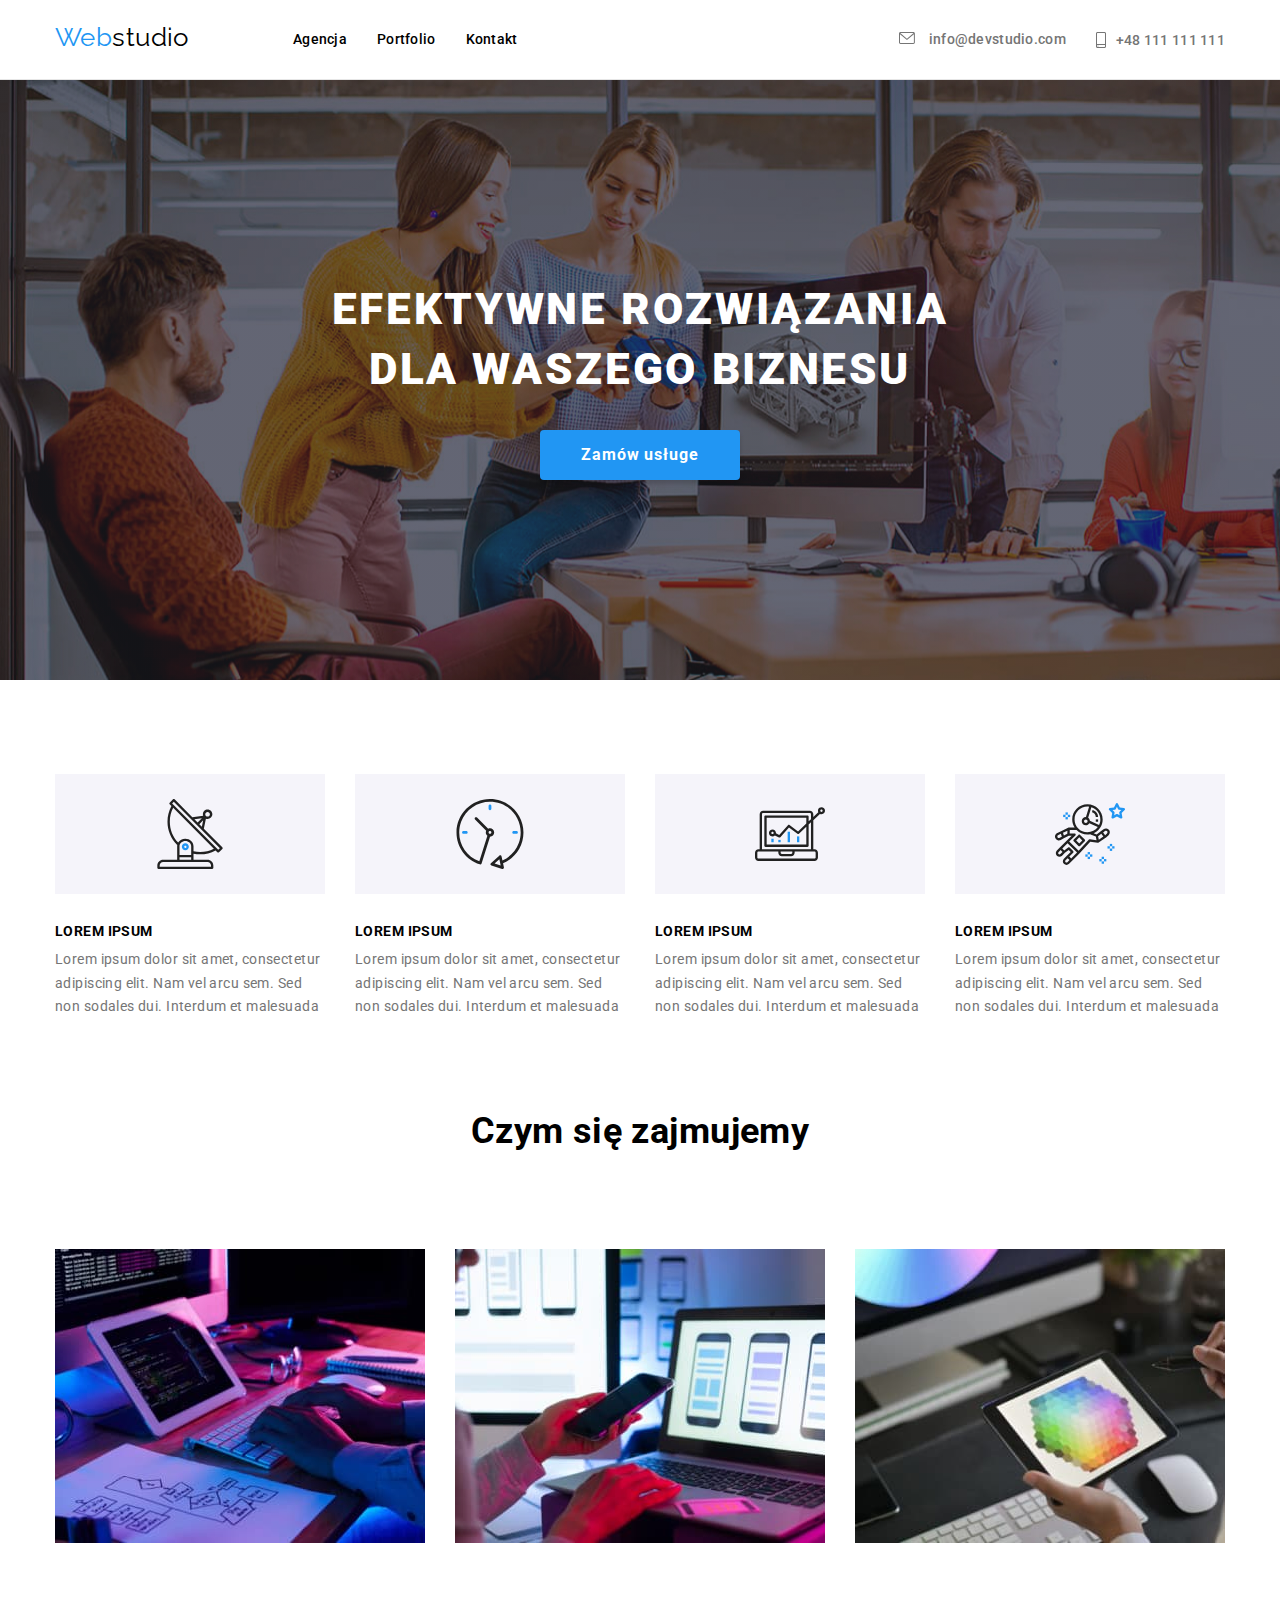
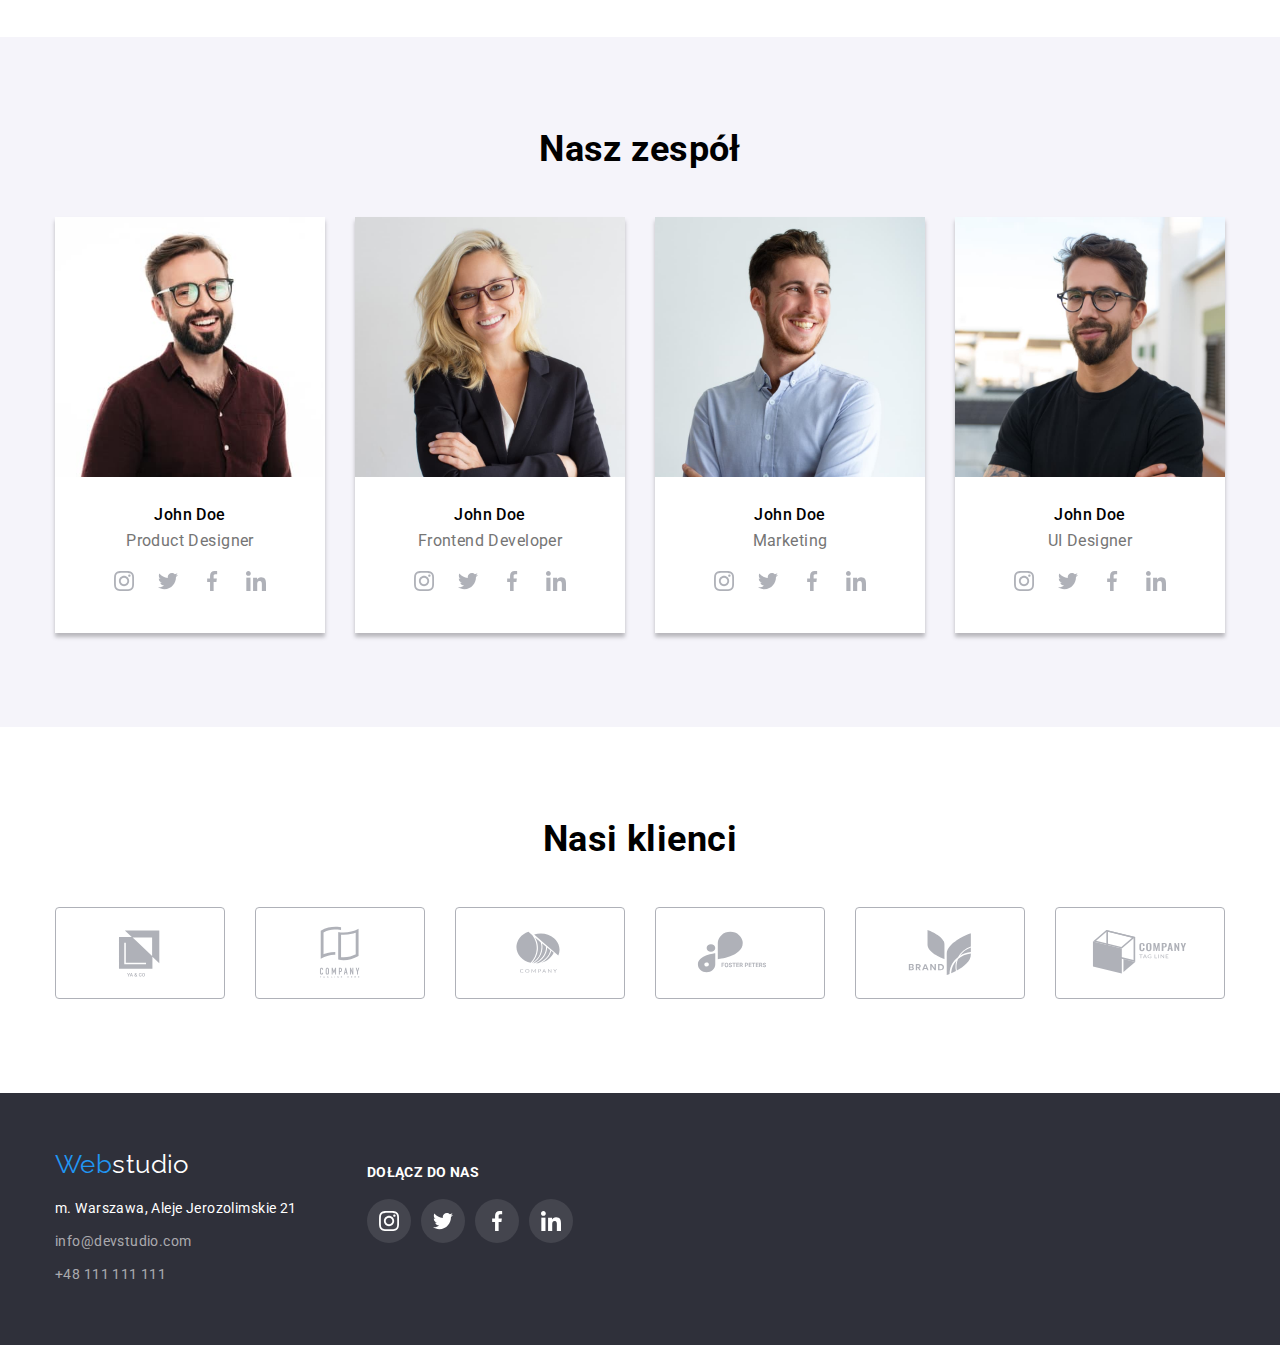
<file: index.html>
<!DOCTYPE html>
<html lang="pl">
  <head>
    <meta charset="UTF-8" />
    <meta http-equiv="X-UA-Compatible" content="IE=edge" />
    <meta name="viewport" content="width=device-width, initial-scale=1.0" />
    <link rel="preconnect" href="https://fonts.googleapis.com" />
    <link rel="preconnect" href="https://fonts.gstatic.com" crossorigin />
    <link
      href="https://fonts.googleapis.com/css2?family=Oleo+Script&family=Raleway:wght@700&family=Roboto:wght@400;500;700;900&display=swap"
      rel="stylesheet"
    />
    <link
      rel="stylesheet"
      href="https://cdnjs.cloudflare.com/ajax/libs/modern-normalize/1.1.0/modern-normalize.min.css"
    />
    <link rel="stylesheet" href="./css/styles.css" />
    <title>Main page</title>
  </head>
  <body>
    <header class="header-container">
      <div class="container flex">
        <div class="flex">
          <a
            class="webstudio"
            href="./index.html"
            target="_self"
            title="Strona główna"
            ><span style="color: #2196f3">Web</span>studio</a
          >

          <ul class="flex list">
            <li>
              <a class="links font6" href="#" target="_blank" title="Agencja"
                >Agencja</a
              >
            </li>
            <li>
              <a
                class="links font6"
                href="./porffolio.html"
                target="_self"
                title="Portfolio"
                >Portfolio</a
              >
            </li>

            <li>
              <a class="links font6" href="#" target="_blank" title="Kontakt"
                >Kontakt</a
              >
            </li>
          </ul>
        </div>
        <div>
          <ul class="flex list font">
            <li>
              <a class="font12 links" href="mailto:info@devstudio.com">
                <svg class="envelope-icon">
                  <use href="./images/icons.svg#icon-envelope"></use>
                </svg>
                info@devstudio.com
              </a>
            </li>
            <li>
              <a class="font12 links icon-position" href="tel:+48111111111">
                <svg class="smartphone-icon">
                  <use href="./images/icons.svg#icon-smartphone"></use>
                </svg>
                +48 111 111 111
              </a>
            </li>
          </ul>
        </div>
      </div>
    </header>
    <main>
      <section class="main-section-container">
        <div class="container main-section-position">
          <h1 class="font1">
            EFEKTYWNE ROZWIĄZANIA <br />
            DLA WASZEGO BIZNESU
          </h1>
          <button class="button-style" type="button">Zamów usługe</button>
        </div>
      </section>
      <section class="section">
        <div class="container">
          <h2></h2>

          <ul class="flex list">
            <li>
              <div class="icon-position1">
                <svg class="our-attributes-icons">
                  <use href="./images/icons.svg#icon-antenna"></use>
                </svg>
              </div>
              <h3 class="font3">LOREM IPSUM</h3>
              <p class="font9">
                Lorem ipsum dolor sit amet, consectetur adipiscing elit. Nam vel
                arcu sem. Sed non sodales dui. Interdum et malesuada
              </p>
            </li>
            <li>
              <div class="icon-position1">
                <svg class="our-attributes-icons">
                  <use href="./images/icons.svg#icon-clock"></use>
                </svg>
              </div>
              <h3 class="font3">LOREM IPSUM</h3>
              <p class="font9">
                Lorem ipsum dolor sit amet, consectetur adipiscing elit. Nam vel
                arcu sem. Sed non sodales dui. Interdum et malesuada
              </p>
            </li>
            <li>
              <div class="icon-position1">
                <svg class="our-attributes-icons">
                  <use href="./images/icons.svg#icon-diagram"></use>
                </svg>
              </div>
              <h3 class="font3">LOREM IPSUM</h3>
              <p class="font9">
                Lorem ipsum dolor sit amet, consectetur adipiscing elit. Nam vel
                arcu sem. Sed non sodales dui. Interdum et malesuada
              </p>
            </li>
            <li>
              <div class="icon-position1">
                <svg class="our-attributes-icons">
                  <use href="./images/icons.svg#icon-astronaut"></use>
                </svg>
              </div>
              <h3 class="font3">LOREM IPSUM</h3>
              <p class="font9">
                Lorem ipsum dolor sit amet, consectetur adipiscing elit. Nam vel
                arcu sem. Sed non sodales dui. Interdum et malesuada
              </p>
            </li>
          </ul>
        </div>
      </section>
      <section class="section-4">
        <div class="container">
          <div class="section-column-position">
            <h2 class="font2">Czym się zajmujemy</h2>
            <ul class="flex list">
              <li>
                <img
                  src="./images/img.jpg"
                  alt="Zdjecie1"
                  width="370"
                  height="294"
                />
              </li>
              <li>
                <img
                  src="./images/box2.jpg"
                  alt="Zdjecie2"
                  width="370"
                  height="294"
                />
              </li>
              <li>
                <img
                  src="./images/box3.jpg"
                  alt="Zdjecie3"
                  width="370"
                  height="294"
                />
              </li>
            </ul>
          </div>
        </div>
      </section>
      <section class="section section-background1">
        <div class="container">
          <h2 class="font2">Nasz zespół</h2>
          <ul class="flex list">
            <li class="our-team-shadow">
              <img
                src="./images/worker1.jpg"
                alt="Zdjecie przedstawiajace Johna Doe"
                width="270"
                height="260"
              />
              <div class="flex-1 background">
                <h3 class="font4">John Doe</h3>
                <p class="font7">Product Designer</p>
                <ul class="icon-position2">
                  <li class="list">
                    <a class="icon-background" href="#">
                      <svg class="social-media-icons">
                        <use href="./images/icons.svg#icon-instagram"></use>
                      </svg>
                    </a>
                  </li>
                  <li class="list">
                    <a class="icon-background" href="#">
                      <svg class="social-media-icons">
                        <use href="./images/icons.svg#icon-twitter"></use>
                      </svg>
                    </a>
                  </li>
                  <li class="list">
                    <a class="icon-background" href="#">
                      <svg class="social-media-icons">
                        <use href="./images/icons.svg#icon-facebook"></use>
                      </svg>
                    </a>
                  </li>
                  <li class="list">
                    <a class="icon-background" href="#">
                      <svg class="social-media-icons">
                        <use href="./images/icons.svg#icon-linkedin"></use>
                      </svg>
                    </a>
                  </li>
                </ul>
              </div>
            </li>
            <li class="our-team-shadow">
              <img
                src="./images/worker2.jpg"
                alt="Zdjecie przedstawiajace Johna Doe"
                width="270"
                height="260"
              />
              <div class="flex-1 background">
                <h3 class="font4">John Doe</h3>
                <p class="font7">Frontend Developer</p>
                <ul class="icon-position2">
                  <li class="list">
                    <a class="icon-background" href="#">
                      <svg class="social-media-icons">
                        <use href="./images/icons.svg#icon-instagram"></use>
                      </svg>
                    </a>
                  </li>
                  <li class="list">
                    <a class="icon-background" href="#">
                      <svg class="social-media-icons">
                        <use href="./images/icons.svg#icon-twitter"></use>
                      </svg>
                    </a>
                  </li>
                  <li class="list">
                    <a class="icon-background" href="#">
                      <svg class="social-media-icons">
                        <use href="./images/icons.svg#icon-facebook"></use>
                      </svg>
                    </a>
                  </li>
                  <li class="list">
                    <a class="icon-background" href="#">
                      <svg class="social-media-icons">
                        <use href="./images/icons.svg#icon-linkedin"></use>
                      </svg>
                    </a>
                  </li>
                </ul>
              </div>
            </li>
            <li class="our-team-shadow">
              <img
                src="./images/worker3.jpg"
                alt="Zdjecie przedstawiajace Johna Doe"
                width="270"
                height="260"
              />
              <div class="flex-1 background">
                <h3 class="font4">John Doe</h3>
                <p class="font7">Marketing</p>
                <ul class="icon-position2">
                  <li class="list">
                    <a class="icon-background" href="#">
                      <svg class="social-media-icons">
                        <use href="./images/icons.svg#icon-instagram"></use>
                      </svg>
                    </a>
                  </li>
                  <li class="list">
                    <a class="icon-background" href="#">
                      <svg class="social-media-icons">
                        <use href="./images/icons.svg#icon-twitter"></use>
                      </svg>
                    </a>
                  </li>
                  <li class="list">
                    <a class="icon-background" href="#">
                      <svg class="social-media-icons">
                        <use href="./images/icons.svg#icon-facebook"></use>
                      </svg>
                    </a>
                  </li>
                  <li class="list">
                    <a class="icon-background" href="#">
                      <svg class="social-media-icons">
                        <use href="./images/icons.svg#icon-linkedin"></use>
                      </svg>
                    </a>
                  </li>
                </ul>
              </div>
            </li>
            <li class="our-team-shadow">
              <img
                src="./images/worker4.jpg"
                alt="Zdjecie przedstawiajace Johna Doe"
                width="270"
                height="260"
              />
              <div class="flex-1 background">
                <h3 class="font4">John Doe</h3>
                <p class="font7">UI Designer</p>
                <ul class="icon-position2">
                  <li class="list">
                    <a class="icon-background" href="#">
                      <svg class="social-media-icons">
                        <use href="./images/icons.svg#icon-instagram"></use>
                      </svg>
                    </a>
                  </li>
                  <li class="list">
                    <a class="icon-background" href="#">
                      <svg class="social-media-icons">
                        <use href="./images/icons.svg#icon-twitter"></use>
                      </svg>
                    </a>
                  </li>
                  <li class="list">
                    <a class="icon-background" href="#">
                      <svg class="social-media-icons">
                        <use href="./images/icons.svg#icon-facebook"></use>
                      </svg>
                    </a>
                  </li>
                  <li class="list">
                    <a class="icon-background" href="#">
                      <svg class="social-media-icons">
                        <use href="./images/icons.svg#icon-linkedin"></use>
                      </svg>
                    </a>
                  </li>
                </ul>
              </div>
            </li>
          </ul>
        </div>
      </section>
      <section class="section">
        <div class="container">
          <h2 class="font2">Nasi klienci</h2>
          <ul class="flex list">
            <li>
              <a href="#">
                <div class="our-clients-border">
                  <svg class="clients-icons">
                    <use href="./images/icons.svg#icon-Logo1"></use>
                  </svg>
                </div>
              </a>
            </li>
            <li>
              <a href="#">
                <div class="our-clients-border">
                  <svg class="clients-icons">
                    <use href="./images/icons.svg#icon-Logo2"></use>
                  </svg>
                </div>
              </a>
            </li>
            <li>
              <a href="#">
                <div class="our-clients-border">
                  <svg class="clients-icons">
                    <use href="./images/icons.svg#icon-Logo3"></use>
                  </svg>
                </div>
              </a>
            </li>
            <li>
              <a href="#">
                <div class="our-clients-border">
                  <svg class="clients-icons">
                    <use href="./images/icons.svg#icon-Logo4"></use>
                  </svg>
                </div>
              </a>
            </li>
            <li>
              <a href="#">
                <div class="our-clients-border">
                  <svg class="clients-icons">
                    <use href="./images/icons.svg#icon-Logo5"></use>
                  </svg>
                </div>
              </a>
            </li>
            <li>
              <a href="#">
                <div class="our-clients-border">
                  <svg class="clients-icons">
                    <use href="./images/icons.svg#icon-Logo6"></use>
                  </svg>
                </div>
              </a>
            </li>
          </ul>
        </div>
      </section>
    </main>
    <footer class="footer-container">
      <div class="container footer-position">
        <div>
          <a
            class="webstudio"
            href="./index.html"
            target="_self"
            title="Strona główna"
            ><span style="color: #2196f3">Web</span
            ><span style="color: #ffffff">studio</span></a
          >
          <address class="address-position">
            <span class="font10">m. Warszawa, Aleje Jerozolimskie 21</span>
            <ul class="list">
              <li class="address-position1">
                <a class="font11 links" href="mailto:info@devstudio.com"
                  >info@devstudio.com</a
                >
              </li>
              <li class="address-position1">
                <a class="font11 links" href="tel:+48111111111"
                  >+48 111 111 111</a
                >
              </li>
            </ul>
          </address>
        </div>
        <div class="work">
          <h3 class="font3a">
            DOŁĄCZ DO NAS
          </h3>
          <ul class="icon-position2a">
            <li class="list">
              <a class=" icon-background1" href="#">
                <svg class="social-media-icons1">
                  <use href="./images/icons.svg#icon-instagram"></use>
                </svg>
              </a>
            </li>
            <li class="list">
              <a class=" icon-background1" href="#">
                <svg class="social-media-icons1">
                  <use href="./images/icons.svg#icon-twitter"></use>
                </svg>
              </a>
            </li>
            <li class="list">
              <a class=" icon-background1" href="#">
                <svg class="social-media-icons1">
                  <use href="./images/icons.svg#icon-facebook"></use>
                </svg>
              </a>
            </li>
            <li class="list">
              <a class=" icon-background1" href="#">
                <svg class="social-media-icons1">
                  <use href="./images/icons.svg#icon-linkedin"></use>
                </svg>
              </a>
            </li>
          </ul>
        </div>
      </div>
    </footer>
  </body>
</html>
</file>
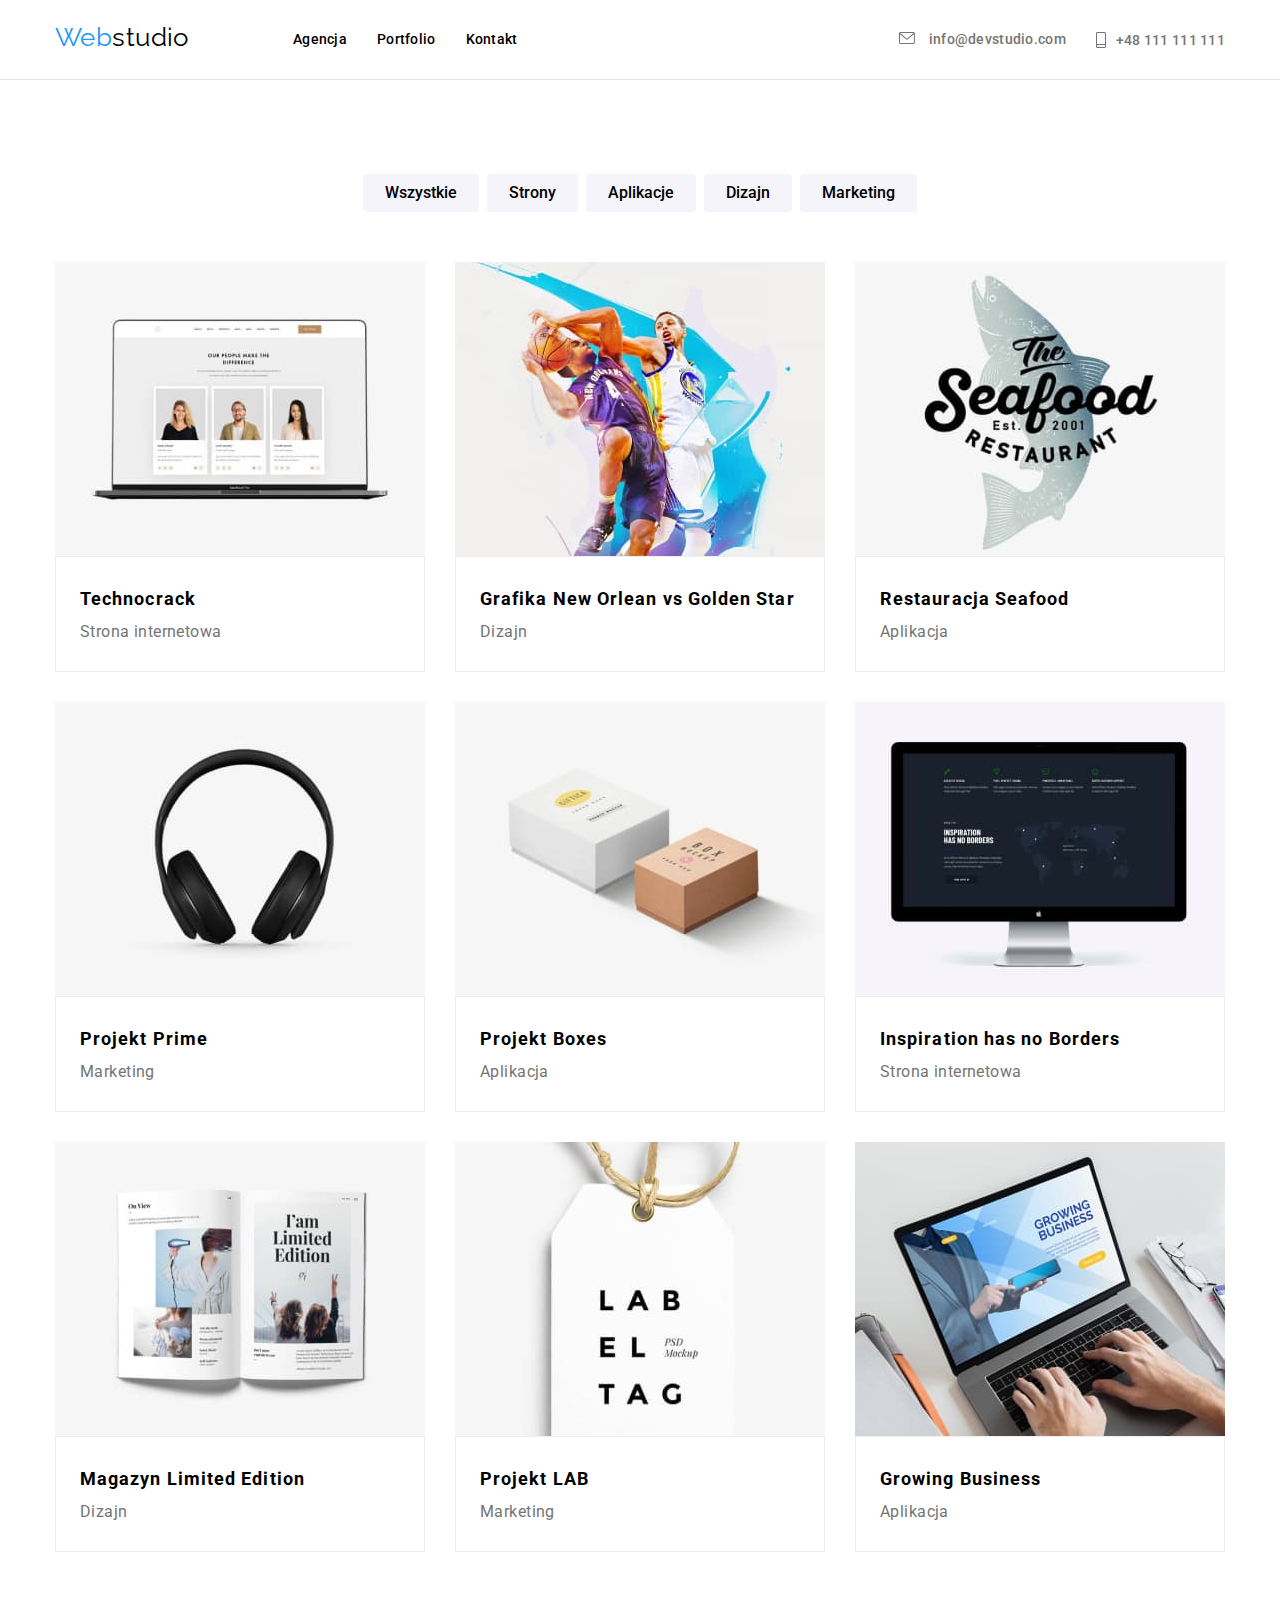
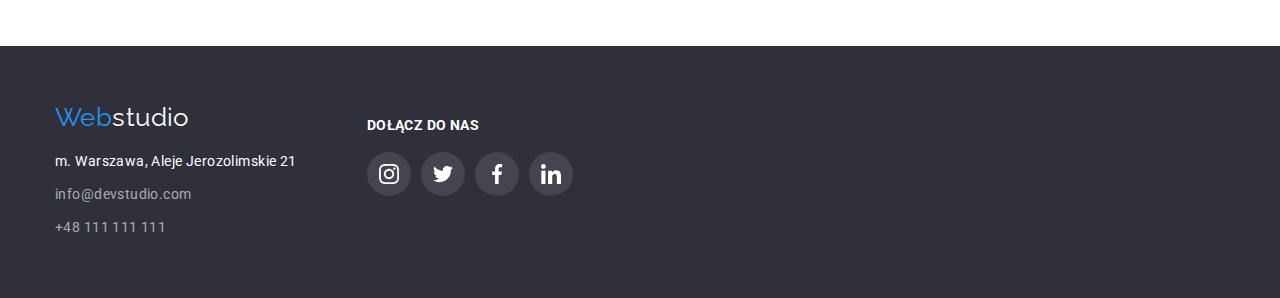
<file: porffolio.html>
<!DOCTYPE html>
<html lang="en">
  <head>
    <meta charset="UTF-8" />
    <meta http-equiv="X-UA-Compatible" content="IE=edge" />
    <meta name="viewport" content="width=device-width, initial-scale=1.0" />
    <link rel="preconnect" href="https://fonts.googleapis.com" />
    <link rel="preconnect" href="https://fonts.gstatic.com" crossorigin />
    <link
      href="https://fonts.googleapis.com/css2?family=Oleo+Script&family=Raleway:wght@700&family=Roboto:wght@400;500;700;900&display=swap"
      rel="stylesheet"
    />
    <link
      rel="stylesheet"
      href="https://cdnjs.cloudflare.com/ajax/libs/modern-normalize/1.1.0/modern-normalize.min.css"
    />
    <link rel="stylesheet" href="./css/styles.css" />
    <title>Portfolio</title>
  </head>
  <body>
    <header class="header-container">
      <div class="container flex">
        <div class="flex">
          <a
            class="webstudio"
            href="./index.html"
            target="_self"
            title="Strona główna"
            ><span style="color: #2196f3">Web</span>studio</a
          >

          <ul class="flex list">
            <li>
              <a class="links font6" href="#" target="_blank" title="Agencja"
                >Agencja</a
              >
            </li>
            <li>
              <a
                class="links font6"
                href="./porffolio.html"
                target="_self"
                title="Portfolio"
                >Portfolio</a
              >
            </li>

            <li>
              <a class="links font6" href="#" target="_blank" title="Kontakt"
                >Kontakt</a
              >
            </li>
          </ul>
        </div>
        <div>
          <ul class="flex list font">
            <li>
              <a class="font12 links" href="mailto:info@devstudio.com">
                <svg class="envelope-icon">
                  <use href="./images/icons.svg#icon-envelope"></use>
                </svg>
                info@devstudio.com
              </a>
            </li>
            <li>
              <a class="font12 links icon-position" href="tel:+48111111111">
                <svg class="smartphone-icon">
                  <use href="./images/icons.svg#icon-smartphone"></use>
                </svg>
                +48 111 111 111
              </a>
            </li>
          </ul>
        </div>
      </div>
    </header>
    <main>
      <h1></h1>
      <h2></h2>
      <section class="section">
        <div class="container">
          <div class="section-column-position">
            <ul class="flex-2 list">
              <li>
                <button class="button1-style" type="button">Wszystkie</button>
              </li>
              <li>
                <button class="button1-style" type="button">Strony</button>
              </li>
              <li>
                <button class="button1-style" type="button">Aplikacje</button>
              </li>
              <li>
                <button class="button1-style" type="button">Dizajn</button>
              </li>
              <li>
                <button class="button1-style" type="button">Marketing</button>
              </li>
            </ul>
            <ul class="list flex fit">
              <li class="li-item">
                <a class="links1" href="#">
                  <img
                    src="./images/pic1.jpg"
                    alt="Zdjecie przedstawiajace Laptopa"
                    width="370"
                    height="294"
                  />
                  <div class="background1 border">
                    <h3 class="font5">Technocrack</h3>
                    <p class="font8">Strona internetowa</p>
                  </div>
                </a>
              </li>
              <li class="li-item">
                <a class="links1" href="#">
                  <img
                    src="./images/pic2.jpg"
                    alt="Zdjecie przedstawiajace Grafike New Orlean vs Golden Star"
                    width="370"
                    height="294"
                  />
                  <div class="background1 border">
                    <h3 class="font5">Grafika New Orlean vs Golden Star</h3>
                    <p class="font8">Dizajn</p>
                  </div>
                </a>
              </li>
              <li class="li-item">
                <a class="links1" href="#">
                  <img
                    src="./images/pic3.jpg"
                    alt="Zdjecie przedstawiajace logo restauracji Seafood"
                    width="370"
                    height="294"
                  />
                  <div class="background1 border">
                    <h3 class="font5">Restauracja Seafood</h3>
                    <p class="font8">Aplikacja</p>
                  </div>
                </a>
              </li>
              <li class="li-item">
                <a class="links1" href="#">
                  <img
                    src="./images/pic4.jpg"
                    alt="Zdjecie przedstawiajace Słuchawki"
                    width="370"
                    height="294"
                  />
                  <div class="background1 border">
                    <h3 class="font5">Projekt Prime</h3>
                    <p class="font8">Marketing</p>
                  </div>
                </a>
              </li>
              <li class="li-item">
                <a class="links1" href="#">
                  <img
                    src="./images/pic5.jpg"
                    alt="Zdjecie przedstawiajace 2 boxy"
                    width="370"
                    height="294"
                  />
                  <div class="background1 border">
                    <h3 class="font5">Projekt Boxes</h3>
                    <p class="font8">Aplikacja</p>
                  </div>
                </a>
              </li>
              <li class="li-item">
                <a class="links1" href="#">
                  <img
                    src="./images/pic6.jpg"
                    alt="Zdjecie przedstawiajace monitor"
                    width="370"
                    height="294"
                  />
                  <div class="background1 border">
                    <h3 class="font5">Inspiration has no Borders</h3>
                    <p class="font8">Strona internetowa</p>
                  </div>
                </a>
              </li>
              <li class="li-item">
                <a class="links1" href="#">
                  <img
                    src="./images/pic7.jpg"
                    alt="Zdjecie przedstawiajace magazyn Limited Edition"
                    width="370"
                    height="294"
                  />
                  <div class="background1 border">
                    <h3 class="font5">Magazyn Limited Edition</h3>
                    <p class="font8">Dizajn</p>
                  </div>
                </a>
              </li>
              <li class="li-item">
                <a class="links1" href="#">
                  <img
                    src="./images/pic8.jpg"
                    alt="Zdjecie przedstawiajace Projekt LAB"
                    width="370"
                    height="294"
                  />
                  <div class="background1 border">
                    <h3 class="font5">Projekt LAB</h3>
                    <p class="font8">Marketing</p>
                  </div>
                </a>
              </li>
              <li class="li-item">
                <a class="links1" href="#">
                  <img
                    src="./images/pic9.jpg"
                    alt="Zdjecie przedstawiajace Laptopa z Growing Buisness"
                    width="370"
                    height="294"
                  />
                  <div class="background1 border">
                    <h3 class="font5">Growing Business</h3>
                    <p class="font8">Aplikacja</p>
                  </div>
                </a>
              </li>
            </ul>
          </div>
        </div>
      </section>
    </main>
    <footer class="footer-container">
      <div class="container footer-position">
        <div>
          <a
            class="webstudio"
            href="./index.html"
            target="_self"
            title="Strona główna"
            ><span style="color: #2196f3">Web</span
            ><span style="color: #ffffff">studio</span></a
          >
          <address class="address-position">
            <span class="font10">m. Warszawa, Aleje Jerozolimskie 21</span>
            <ul class="list">
              <li class="address-position1">
                <a class="font11 links" href="mailto:info@devstudio.com"
                  >info@devstudio.com</a
                >
              </li>
              <li class="address-position1">
                <a class="font11 links" href="tel:+48111111111"
                  >+48 111 111 111</a
                >
              </li>
            </ul>
          </address>
        </div>
        <div class="work">
          <h3 class="font3a">DOŁĄCZ DO NAS</h3>
          <ul class="icon-position2a">
            <li class="list">
              <a class="icon-background1" href="#">
                <svg class="social-media-icons1">
                  <use href="./images/icons.svg#icon-instagram"></use>
                </svg>
              </a>
            </li>
            <li class="list">
              <a class="icon-background1" href="#">
                <svg class="social-media-icons1">
                  <use href="./images/icons.svg#icon-twitter"></use>
                </svg>
              </a>
            </li>
            <li class="list">
              <a class="icon-background1" href="#">
                <svg class="social-media-icons1">
                  <use href="./images/icons.svg#icon-facebook"></use>
                </svg>
              </a>
            </li>
            <li class="list">
              <a class="icon-background1" href="#">
                <svg class="social-media-icons1">
                  <use href="./images/icons.svg#icon-linkedin"></use>
                </svg>
              </a>
            </li>
          </ul>
        </div>
      </div>
    </footer>
  </body>
</html>
</file>
<file: css/styles.css>
* {
  margin: 0;
  padding: 0;
}

body {
  font-family: "Roboto", sans-serif;
  color: var(--grey1-clr);
  background-color: var(--white-clr);
  font-size: 14px;
  letter-spacing: 0.03em;
}

:root {
  --white-clr: #ffffff;
  --blue-clr: #2196f3;
  --black-clr: #000000;
  --black1-clr: #2f303a;
  --grey-clr: #ffffff99;
  --grey1-clr: #757575;
  --white1-clr: #f5f4fa;
  --socials: #afb1b8;
}

.font1 {
  font-weight: 900;
  font-size: 44px;
  line-height: 1.36;
  text-align: center;
  letter-spacing: 0.06em;
  color: var(--white-clr);
}

.font2 {
  font-size: 36px;
  line-height: 1;
  text-align: center;
  color: var(--black-clr);
  margin-bottom: 50px;
}

.font3 {
  font-size: 14px;
  line-height: 1;
  color: var(--black-clr);
  margin-bottom: 10px;
  margin-top: 30px;
}

.font3a {
  font-size: 14px;
  line-height: 1;
  color: var(--white-clr);
  margin-bottom: 20px;
}

.font4 {
  font-weight: 500;
  font-size: 16px;
  line-height: 1;
  color: var(--black-clr);
}

.font5 {
  font-size: 18px;
  line-height: 2;
  letter-spacing: 0.06em;
  color: var(--black-clr);
}

.font6 {
  font-weight: 500;
  line-height: 1;
  letter-spacing: 0.02em;
  color: var(--black-clr);
}

.font7 {
  font-size: 16px;
  line-height: 1;
}

.font8 {
  font-size: 16px;
  line-height: 1.88;
  color: var(--grey1-clr);
}

.font9 {
  line-height: 1.71;
}

.font10 {
  font-style: normal;
  line-height: 1.71;
  color: var(--white-clr);
  text-decoration: none;
}

.font11 {
  font-style: normal;
  line-height: 1.71;
  color: var(--grey-clr);
}

.font12 {
  font-weight: 500;
  line-height: 1;
  letter-spacing: 0.02em;
  color: var(--grey1-clr);
}

.links {
  text-decoration: none;
}

.links1 {
  text-decoration: none;
}

.links:hover {
  color: var(--blue-clr);
}

.links:focus {
  color: var(--blue-clr);
}

.button-style {
  background: var(--blue-clr);
  box-shadow: 0px 4px 4px rgba(0, 0, 0, 0.15);
  border-radius: 4px;
  font-family: inherit;
  font-style: normal;
  font-size: 16px;
  line-height: 1.87;
  display: flex;
  align-items: center;
  text-align: center;
  letter-spacing: 0.06em;
  justify-content: center;
  color: var(--white-clr);
  border: 0;
  cursor: pointer;
  font-weight: 700;
  padding: 10px 41px;
}

.button1-style {
  background: var(--white1-clr);
  border-radius: 4px;
  font-family: inherit;
  font-style: normal;
  font-weight: 500;
  font-size: 16px;
  line-height: 1.62;
  text-align: center;
  color: var(--black-clr);
  border: 0;
  cursor: pointer;
  padding: 6px 22px;
}

.button1-style:hover {
  background: var(--blue-clr);
  /* box-shadow: 0px 3px 1px rgba(0, 0, 0, 0.1), 0px 1px 2px rgba(0, 0, 0, 0.08),
    0px 2px 2px rgba(0, 0, 0, 0.12); */
  box-shadow: -3px 3px 5px -3px rgba(0, 0, 0, 0.8);
  border-radius: 4px;
  font-family: inherit;
  font-style: normal;
  font-weight: 500;
  font-size: 16px;
  line-height: 1.62;
  text-align: center;
  color: var(--white-clr);
}

.button1-style:focus {
  background: var(--blue-clr);
  /* box-shadow: 0px 3px 1px rgba(0, 0, 0, 0.1), 0px 1px 2px rgba(0, 0, 0, 0.08),
    0px 2px 2px rgba(0, 0, 0, 0.12); */
  box-shadow: -3px 3px 5px -3px rgba(0, 0, 0, 0.8);
  border-radius: 4px;
  font-family: inherit;
  font-style: normal;
  font-weight: 500;
  font-size: 16px;
  line-height: 1.62;
  text-align: center;
  color: var(--white-clr);
}

.header-container {
  max-height: 80px;
  padding-top: 24px;
  padding-bottom: 24px;
  border-bottom: 1px solid rgba(128, 128, 128, 0.2);
}

.container {
  margin: 0 auto;
  width: 100%;
  max-width: 1200px;
  padding: 0 15px;
}

.main-section-container {
  background-color: var(--black1-clr);
  padding-top: 200px;
  padding-bottom: 200px;
  background-image: linear-gradient(#2f303a66, #2f303a66),
    url(../images/main-background.jpg);
  max-width: 1600px;
  margin: 0 auto;
}

.footer-container {
  background: var(--black1-clr);
}

.address-position {
  margin-top: 20px;
}

.address-position1 {
  margin-top: 9px;
}

.section {
  padding-top: 94px;
  padding-bottom: 94px;
}

.webstudio {
  width: 145px;
  height: 31px;
  left: 215px;
  top: 24px;
  font-family: "Raleway";
  font-size: 26px;
  line-height: 1;
  color: var(--black-clr);
  text-decoration: none;
  margin-right: 63px;
}

.flex {
  display: flex;
  align-items: center;
  justify-content: space-between;
  box-sizing: border-box;
  gap: 30px;
}

.flex-1 {
  display: flex;
  align-items: center;
  justify-content: center;
  flex-direction: column;
  gap: 10px;
  padding-block: 30px;
}

.flex-2 {
  display: flex;
  align-items: center;
  gap: 8px;
  justify-content: center;
}

.flex-3 {
  display: flex;
  align-items: center;
  gap: 30px;
  justify-content: center;
}

.main-section-position {
  display: flex;
  flex-direction: column;
  gap: 30px;
  align-items: center;
}

.section-column-position {
  display: flex;
  flex-direction: column;
  gap: 50px;
  align-items: center;
}

.section-2 {
  padding-top: 50px;
  padding-bottom: 94px;
}

.section-3 {
  padding-top: 94px;
  padding-bottom: 0px;
}

.section-4 {
  padding-top: 0px;
  padding-bottom: 94px;
}

.section-5 {
  margin-bottom: 30px;
}

.section-background1 {
  background-color: var(--white1-clr);
}

.list {
  list-style: none;
}

.fit {
  display: flex;
  flex-wrap: wrap;
}

.padding {
  padding-top: 200px;
  padding-bottom: 200px;
}

.padding-1 {
  padding-top: 60px;
  padding-bottom: 60px;
}

.background {
  background-color: var(--white-clr);
}

.background1 {
  background-color: var(--white-clr);
  padding: 24px;
}

.border {
  border: 1px solid #eeeeee;
}

img {
  display: block;
}

.li-item {
  flex-basis: calc((100% - 60px) / 3);
}

.li-item:hover {
  box-shadow: -3px 3px 5px -3px rgba(0, 0, 0, 0.8);
  box-shadow: 0px 1px 1px rgba(0, 0, 0, 0.12), 0px 4px 4px rgba(0, 0, 0, 0.06), 1px 4px 6px rgba(0, 0, 0, 0.16);
  scale: 1.05;
  transition: 0.5s;
}

.envelope-icon {
  width: 16px;
  height: 12px;
  margin-right: 10px;
  fill: var(--grey1-clr);
}

.smartphone-icon {
  width: 10px;
  height: 16px;
  margin-right: 10px;
  fill: var(--grey1-clr);
}

.our-attributes-icons {
  width: 70px;
  height: 70px;
}

.links:hover .envelope-icon {
  fill: var(--blue-clr);
}

.links:hover .smartphone-icon {
  fill: var(--blue-clr);
}

.links:focus .envelope-icon {
  fill: var(--blue-clr);
}

.links:focus .smartphone-icon {
  fill: var(--blue-clr);
}

.icon-position {
  display: flex;
  align-items: center;
}

.icon-position1 {
  display: flex;
  align-items: center;
  justify-content: center;
  padding-block: 25px;
  background-color: var(--white1-clr);
}

.icon-position2 {
  display: flex;
  align-items: center;
  justify-content: center;
  padding-inline: 32px;
}

.icon-position2a {
  display: flex;
  align-items: center;
  justify-content: center;
  gap: 10px;
}

.social-media-icons {
  width: 20px;
  height: 20px;
  fill: var(--socials);
}

.social-media-icons1 {
  width: 20px;
  height: 20px;
  fill: var(--white-clr);
}

.icon-background {
  display: flex;
  align-items: center;
  justify-content: center;
  width: 44px;
  height: 44px;
}

.icon-background1 {
  display: flex;
  align-items: center;
  justify-content: center;
  width: 44px;
  height: 44px;
  background-color: rgba(255, 255, 255, 0.1);
  border-radius: 50%;
}

.icon-background1:hover {
  background-color: var(--blue-clr);
}

.icon-background:hover {
  border-radius: 50%;
  background-color: var(--blue-clr);
  fill: var(--white-clr);
}

.icon-background:hover .social-media-icons {
  fill: var(--white-clr);
}

.icon-background:focus {
  border-radius: 50%;
  background-color: var(--blue-clr);
  fill: var(--white-clr);
}

.icon-background:focus .social-media-icons {
  fill: var(--white-clr);
}

.clients-icons {
  width: 106px;
  height: 60px;
  fill: var(--socials);
}

.our-clients-border {
  width: 170px;
  height: 92px;
  border: 1px solid var(--socials);
  border-radius: 4px;
  display: flex;
  align-items: center;
  justify-content: center;
}

.our-clients-border:hover {
  border-color: var(--blue-clr);
}

.our-clients-border:hover .clients-icons {
  fill: var(--blue-clr);
}

.our-clients-border:focus {
  border-color: var(--blue-clr);
}

.our-clients-border:focus .clients-icons {
  fill: var(--blue-clr);
}

.work {
  width: 206px;
  height: 80px;
  margin-top: 72px;
  margin-bottom: 100px;
}

.footer-position {
  display: flex;
  align-items: center;
  gap: 70px;
  justify-content: flex-start;
}

.footer-socials-position {
  display: flex;
  align-items: center;
  justify-content: center;
}

.footer-socials-background {
  width: 44px;
  height: 44px;
  background-color: var(--grey1-clr);
}

.footer-social-media-icons {
  width: 20px;
  height: 20px;
  fill: var(--white-clr);
}

.our-team-shadow {
  box-shadow: 0px 4px 4px rgba(0, 0, 0, 0.25);
}
</file>
